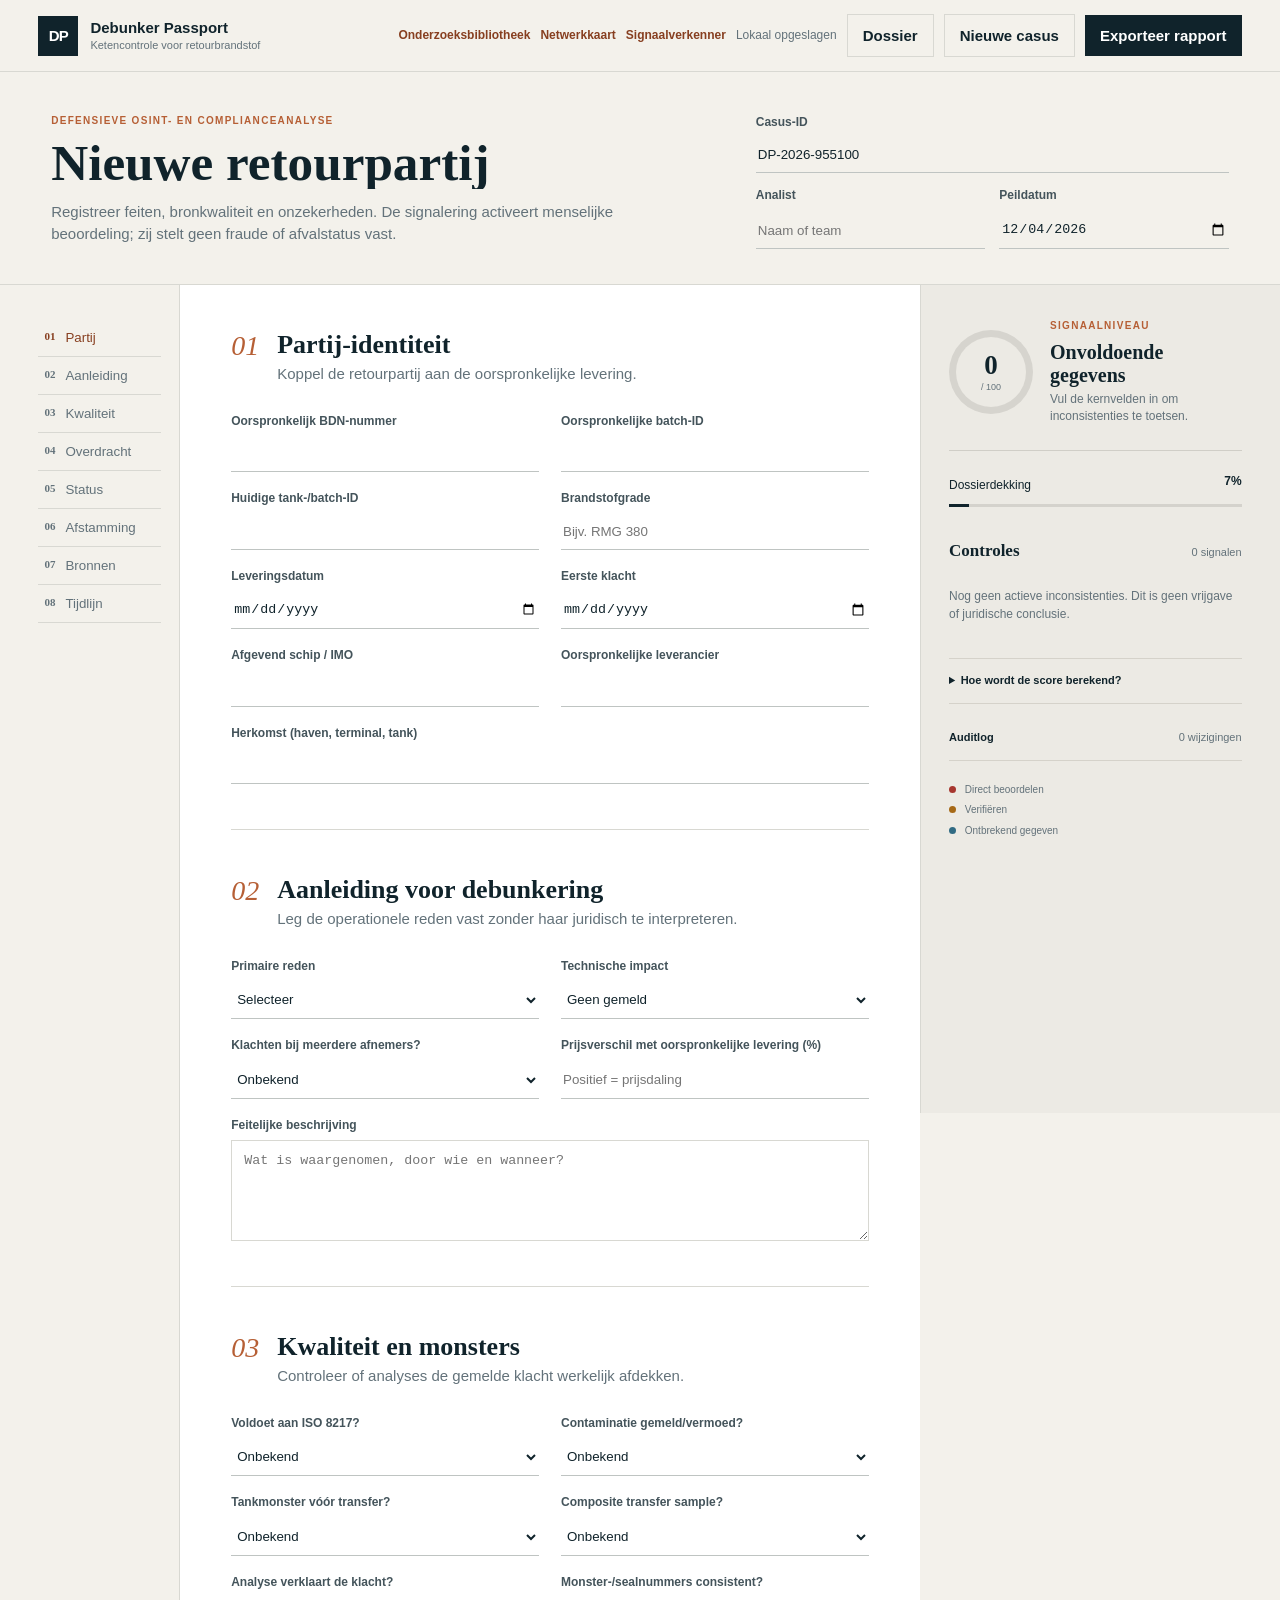
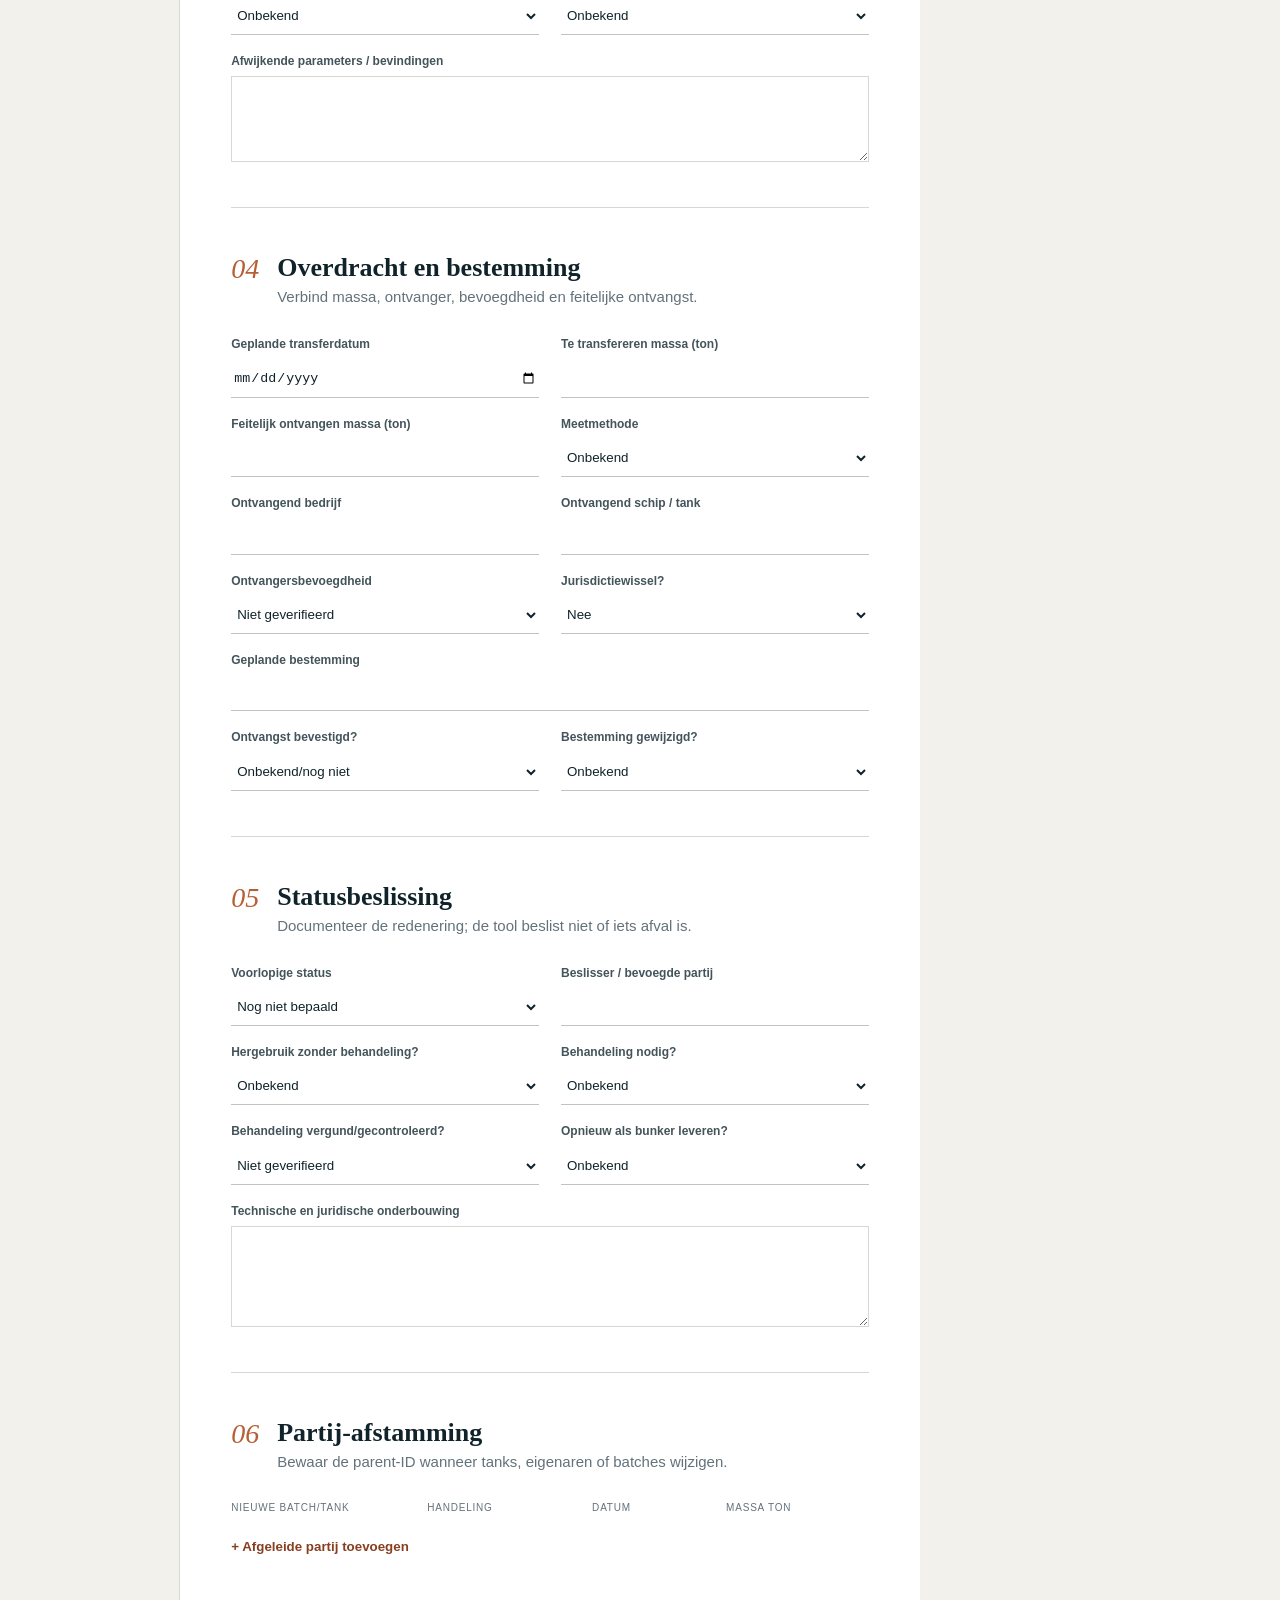
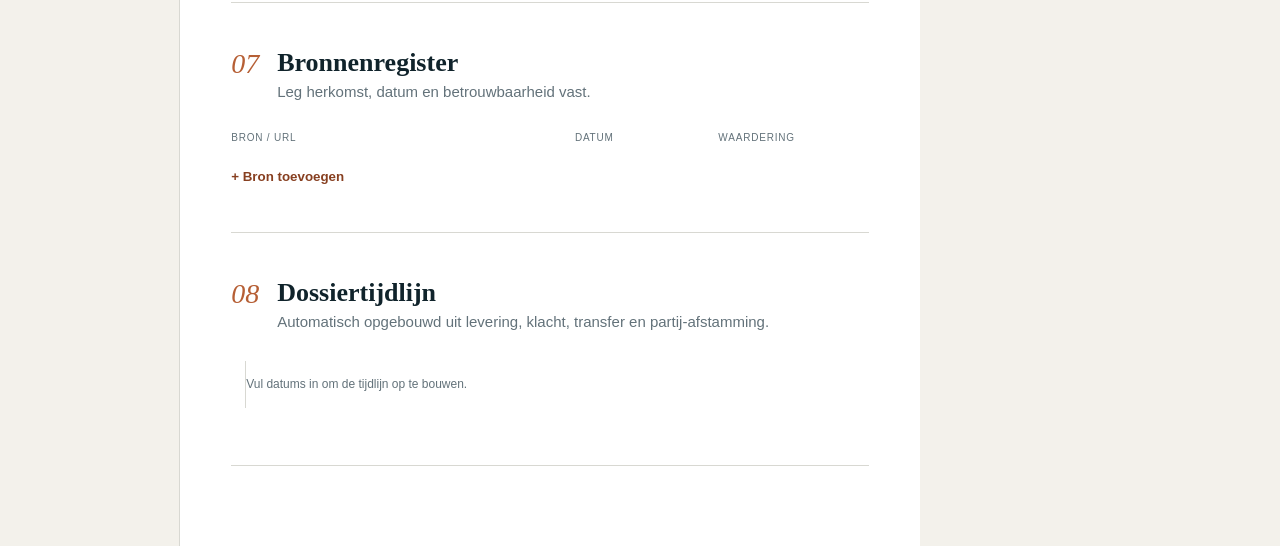
<file: debunker-passport/index.html>
<!doctype html>
<html lang="nl">
<head>
  <meta charset="utf-8">
  <meta name="viewport" content="width=device-width, initial-scale=1">
  <meta name="color-scheme" content="light">
  <meta name="theme-color" content="#163039">
  <meta name="description" content="Defensieve ketencontrole voor debunkering, retourbrandstof en mogelijke afvalstatus. Leg feiten, bronnen en onzekerheden lokaal vast.">
  <meta name="robots" content="index,follow">
  <meta property="og:type" content="website">
  <meta property="og:locale" content="nl_NL">
  <meta property="og:title" content="Debunker Passport — ketencontrole">
  <meta property="og:description" content="Een lokaal werkend dossier voor defensieve OSINT- en complianceanalyse van retourbrandstof.">
  <meta property="og:url" content="https://debunker-passport.vercel.app/">
  <meta name="twitter:card" content="summary">
  <title>Debunker Passport — ketencontrole</title>
  <link rel="canonical" href="https://debunker-passport.vercel.app/">
  <link rel="icon" href="favicon.svg" type="image/svg+xml">
  <link rel="manifest" href="manifest.webmanifest">
  <link rel="stylesheet" href="styles.css">
</head>
<body>
  <a class="skip-link" href="#passportForm">Ga naar het dossierformulier</a>
  <header class="topbar">
    <a class="brand" href="#top" aria-label="Debunker Passport start">
      <span class="brand-mark" aria-hidden="true">DP</span>
      <span><strong>Debunker Passport</strong><small>Ketencontrole voor retourbrandstof</small></span>
    </a>
    <div class="top-actions">
      <a class="library-link" data-mobile-label="Bibliotheek" href="/documenten">Onderzoeksbibliotheek</a>
      <a class="library-link" data-mobile-label="Netwerk" href="/netwerkkaart">Netwerkkaart</a>
      <a class="library-link" data-mobile-label="Signalen" href="/signaalverkenner">Signaalverkenner</a>
      <span class="save-state" id="saveState" role="status" aria-live="polite">Lokaal opgeslagen</span>
      <details class="dossier-menu"><summary class="button ghost">Dossier</summary><div><button id="loadDemo" type="button">Laad historische demo</button><button id="exportJson" type="button">Exporteer JSON</button><button id="exportIntegrity" type="button">Integriteitsmanifest</button><label for="importJson">Importeer JSON</label><input id="importJson" type="file" accept="application/json,.json" hidden></div></details>
      <button class="button ghost" id="newCase" type="button">Nieuwe casus</button>
      <button class="button" id="exportReport" type="button">Exporteer rapport</button>
    </div>
  </header>

  <main id="top">
    <section class="case-header" aria-labelledby="case-title">
      <div>
        <p class="eyebrow">Defensieve OSINT- en complianceanalyse</p>
        <input id="caseTitle" class="case-title" aria-label="Casustitel" value="Nieuwe retourpartij" maxlength="100">
        <p>Registreer feiten, bronkwaliteit en onzekerheden. De signalering activeert menselijke beoordeling; zij stelt geen fraude of afvalstatus vast.</p>
      </div>
      <div class="case-meta">
        <label>Casus-ID<input id="caseId" autocomplete="off"></label>
        <label>Analist<input id="analyst" autocomplete="off" placeholder="Naam of team"></label>
        <label>Peildatum<input id="asOfDate" type="date"></label>
      </div>
    </section>

    <div class="workspace">
      <nav class="step-nav" aria-label="Dossieronderdelen">
        <button class="nav-step active" data-target="identity"><span>01</span> Partij</button>
        <button class="nav-step" data-target="reason"><span>02</span> Aanleiding</button>
        <button class="nav-step" data-target="quality"><span>03</span> Kwaliteit</button>
        <button class="nav-step" data-target="transfer"><span>04</span> Overdracht</button>
        <button class="nav-step" data-target="status"><span>05</span> Status</button>
        <button class="nav-step" data-target="lineage"><span>06</span> Afstamming</button>
        <button class="nav-step" data-target="sources"><span>07</span> Bronnen</button>
        <button class="nav-step" data-target="timeline"><span>08</span> Tijdlijn</button>
      </nav>

      <form id="passportForm" class="form-column">
        <section class="form-section active" id="identity">
          <div class="section-heading"><span>01</span><div><h2>Partij-identiteit</h2><p>Koppel de retourpartij aan de oorspronkelijke levering.</p></div></div>
          <div class="field-grid">
            <label>Oorspronkelijk BDN-nummer<input name="bdnNumber" autocomplete="off"></label>
            <label>Oorspronkelijke batch-ID<input name="originalBatchId" autocomplete="off"></label>
            <label>Huidige tank-/batch-ID<input name="currentBatchId" autocomplete="off"></label>
            <label>Brandstofgrade<input name="fuelGrade" placeholder="Bijv. RMG 380" autocomplete="off"></label>
            <label>Leveringsdatum<input name="deliveryDate" type="date"></label>
            <label>Eerste klacht<input name="firstComplaintDate" type="date"></label>
            <label>Afgevend schip / IMO<input name="vessel" autocomplete="off"></label>
            <label>Oorspronkelijke leverancier<input name="originalSupplier" autocomplete="off"></label>
            <label class="wide">Herkomst (haven, terminal, tank)<input name="origin" autocomplete="off"></label>
          </div>
        </section>

        <section class="form-section" id="reason">
          <div class="section-heading"><span>02</span><div><h2>Aanleiding voor debunkering</h2><p>Leg de operationele reden vast zonder haar juridisch te interpreteren.</p></div></div>
          <div class="field-grid">
            <label>Primaire reden<select name="reason"><option value="">Selecteer</option><option value="excess">Overtollige bunker</option><option value="wrong-grade">Verkeerde maar bruikbare grade</option><option value="off-spec">Off-spec parameter</option><option value="operational">Technische/operationele problemen</option><option value="contamination">(Mogelijke) contaminatie</option><option value="regulatory">Niet-conform met regelgeving</option><option value="unknown">Onbekend</option></select></label>
            <label>Technische impact<select name="technicalImpact"><option value="none">Geen gemeld</option><option value="minor">Beheersbare afwijking</option><option value="repeated">Herhaalde storingen</option><option value="safety">Veiligheids- of uitvalrisico</option></select></label>
            <label>Klachten bij meerdere afnemers?<select name="multipleComplaints"><option value="unknown">Onbekend</option><option value="no">Nee</option><option value="yes">Ja</option></select></label>
            <label>Prijsverschil met oorspronkelijke levering (%)<input name="priceDrop" type="number" min="-500" max="100" step="0.1" placeholder="Positief = prijsdaling"></label>
            <label class="wide">Feitelijke beschrijving<textarea name="incidentDescription" rows="5" placeholder="Wat is waargenomen, door wie en wanneer?"></textarea></label>
          </div>
        </section>

        <section class="form-section" id="quality">
          <div class="section-heading"><span>03</span><div><h2>Kwaliteit en monsters</h2><p>Controleer of analyses de gemelde klacht werkelijk afdekken.</p></div></div>
          <div class="field-grid">
            <label>Voldoet aan ISO 8217?<select name="isoStatus"><option value="unknown">Onbekend</option><option value="yes">Ja</option><option value="no">Nee</option><option value="partial">Niet volledig onderzocht</option></select></label>
            <label>Contaminatie gemeld/vermoed?<select name="contamination"><option value="unknown">Onbekend</option><option value="no">Nee</option><option value="suspected">Vermoed</option><option value="confirmed">Bevestigd</option></select></label>
            <label>Tankmonster vóór transfer?<select name="tankSample"><option value="unknown">Onbekend</option><option value="yes">Ja, verzegeld</option><option value="no">Nee</option></select></label>
            <label>Composite transfer sample?<select name="compositeSample"><option value="unknown">Onbekend</option><option value="yes">Ja, verzegeld</option><option value="no">Nee</option></select></label>
            <label>Analyse verklaart de klacht?<select name="analysisCoversComplaint"><option value="unknown">Onbekend</option><option value="yes">Ja</option><option value="partial">Gedeeltelijk</option><option value="no">Nee</option></select></label>
            <label>Monster-/sealnummers consistent?<select name="sealConsistency"><option value="unknown">Onbekend</option><option value="yes">Ja</option><option value="no">Nee</option></select></label>
            <label class="wide">Afwijkende parameters / bevindingen<textarea name="qualityFindings" rows="4"></textarea></label>
          </div>
        </section>

        <section class="form-section" id="transfer">
          <div class="section-heading"><span>04</span><div><h2>Overdracht en bestemming</h2><p>Verbind massa, ontvanger, bevoegdheid en feitelijke ontvangst.</p></div></div>
          <div class="field-grid">
            <label>Geplande transferdatum<input name="transferDate" type="date"></label>
            <label>Te transfereren massa (ton)<input name="plannedMass" type="number" min="0" step="0.001"></label>
            <label>Feitelijk ontvangen massa (ton)<input name="receivedMass" type="number" min="0" step="0.001"></label>
            <label>Meetmethode<select name="measurementMethod"><option value="unknown">Onbekend</option><option value="mfm">Mass Flow Meter</option><option value="tank">Tankmeting</option><option value="documents">Alleen documentwaarde</option></select></label>
            <label>Ontvangend bedrijf<input name="receiver" autocomplete="off"></label>
            <label>Ontvangend schip / tank<input name="receivingAsset" autocomplete="off"></label>
            <label>Ontvangersbevoegdheid<select name="receiverAuthority"><option value="unknown">Niet geverifieerd</option><option value="product">Bunker-/productrol geverifieerd</option><option value="waste">Afvalinzameling/-verwerking geverifieerd</option><option value="both">Beide geverifieerd</option><option value="none">Geen passende bevoegdheid gevonden</option></select></label>
            <label>Jurisdictiewissel?<select name="crossBorder"><option value="no">Nee</option><option value="yes">Ja</option><option value="unknown">Onbekend</option></select></label>
            <label class="wide">Geplande bestemming<input name="destination" autocomplete="off"></label>
            <label>Ontvangst bevestigd?<select name="receiptConfirmed"><option value="unknown">Onbekend/nog niet</option><option value="yes">Ja</option><option value="no">Nee, afwijking</option></select></label>
            <label>Bestemming gewijzigd?<select name="destinationChanged"><option value="unknown">Onbekend</option><option value="no">Nee</option><option value="yes-reported">Ja, gemeld</option><option value="yes-unreported">Ja, niet aantoonbaar gemeld</option></select></label>
          </div>
        </section>

        <section class="form-section" id="status">
          <div class="section-heading"><span>05</span><div><h2>Statusbeslissing</h2><p>Documenteer de redenering; de tool beslist niet of iets afval is.</p></div></div>
          <div class="field-grid">
            <label>Voorlopige status<select name="declaredStatus"><option value="unknown">Nog niet bepaald</option><option value="product">Product/brandstof</option><option value="waste">Afvalstof</option><option value="hold">In quarantaine / beoordeling</option></select></label>
            <label>Beslisser / bevoegde partij<input name="statusDecider" autocomplete="off"></label>
            <label>Hergebruik zonder behandeling?<select name="directReuse"><option value="unknown">Onbekend</option><option value="yes">Ja, aantoonbaar</option><option value="no">Nee</option></select></label>
            <label>Behandeling nodig?<select name="treatmentNeeded"><option value="unknown">Onbekend</option><option value="none">Geen</option><option value="simple">Eenvoudige verwerking</option><option value="substantial">Wezenlijke behandeling</option></select></label>
            <label>Behandeling vergund/gecontroleerd?<select name="treatmentAuthorised"><option value="unknown">Niet geverifieerd</option><option value="yes">Ja</option><option value="no">Nee</option><option value="not-applicable">Niet van toepassing</option></select></label>
            <label>Opnieuw als bunker leveren?<select name="resupply"><option value="unknown">Onbekend</option><option value="no">Nee</option><option value="yes-before-treatment">Ja, zonder aantoonbare behandeling</option><option value="yes-after-treatment">Ja, na behandeling en controle</option></select></label>
            <label class="wide">Technische en juridische onderbouwing<textarea name="statusRationale" rows="5"></textarea></label>
          </div>
        </section>

        <section class="form-section" id="lineage">
          <div class="section-heading"><span>06</span><div><h2>Partij-afstamming</h2><p>Bewaar de parent-ID wanneer tanks, eigenaren of batches wijzigen.</p></div></div>
          <div class="lineage-head"><span>Nieuwe batch/tank</span><span>Handeling</span><span>Datum</span><span>Massa ton</span><span></span></div>
          <div id="lineageRows"></div>
          <button class="text-action" id="addLineage" type="button">+ Afgeleide partij toevoegen</button>
        </section>

        <section class="form-section" id="sources">
          <div class="section-heading"><span>07</span><div><h2>Bronnenregister</h2><p>Leg herkomst, datum en betrouwbaarheid vast.</p></div></div>
          <div class="source-head"><span>Bron / URL</span><span>Datum</span><span>Waardering</span><span></span></div>
          <div id="sourceRows"></div>
          <button class="text-action" id="addSource" type="button">+ Bron toevoegen</button>
        </section>
        <section class="form-section" id="timeline"><div class="section-heading"><span>08</span><div><h2>Dossiertijdlijn</h2><p>Automatisch opgebouwd uit levering, klacht, transfer en partij-afstamming.</p></div></div><div id="timelineRows" class="timeline"></div></section>
      </form>

      <aside class="inspector" aria-live="polite">
        <div class="risk-header">
          <div class="risk-ring" id="riskRing"><span id="riskScore">0</span><small>/ 100</small></div>
          <div><p class="eyebrow">Signaalniveau</p><h2 id="riskLabel">Onvoldoende gegevens</h2><p id="riskNote">Vul de kernvelden in om inconsistenties te toetsen.</p></div>
        </div>
        <div class="coverage"><span>Dossierdekking</span><strong id="coverageValue">0%</strong><div><i id="coverageBar"></i></div></div>
        <div class="signal-heading"><h3>Controles</h3><span id="signalCount">0 signalen</span></div>
        <div id="signals" class="signals"><p class="empty">Nog geen controles actief.</p></div>
        <details class="score-info"><summary>Hoe wordt de score berekend?</summary><p>Iedere zichtbare regel heeft een vast gewicht. Bij meerdere signalen dempt de berekening de som. Een rood signaal activeert altijd directe menselijke beoordeling.</p><p>De score prioriteert controle en is geen kansberekening, bewijs of juridische kwalificatie.</p></details>
        <details class="audit-info"><summary>Auditlog <span id="auditCount">0 wijzigingen</span></summary><div id="auditRows"></div></details>
        <div class="legend"><span><i class="dot red"></i> Direct beoordelen</span><span><i class="dot amber"></i> Verifiëren</span><span><i class="dot blue"></i> Ontbrekend gegeven</span></div>
      </aside>
    </div>
  </main>

  <template id="lineageTemplate"><div class="lineage-row repeat-row"><input data-key="childId" aria-label="Nieuwe batch of tank"><select data-key="action" aria-label="Handeling"><option>Opslag</option><option>Transfer</option><option>Blending</option><option>Behandeling</option><option>Herlevering</option><option>Verwijdering</option></select><input data-key="date" type="date" aria-label="Datum"><input data-key="mass" type="number" step="0.001" min="0" aria-label="Massa"><button type="button" class="remove" aria-label="Verwijder rij">×</button></div></template>
  <template id="sourceTemplate"><div class="source-row repeat-row"><input data-key="reference" aria-label="Bron of URL"><input data-key="date" type="date" aria-label="Datum"><select data-key="rating" aria-label="Bronwaardering"><option>A1</option><option>A2</option><option>B1</option><option>B2</option><option>C2</option><option>C3</option><option>D3</option><option>E4</option></select><button type="button" class="remove" aria-label="Verwijder rij">×</button></div></template>
  <script src="risk-engine.js"></script><script src="app.js"></script>
</body>
</html>
</file>
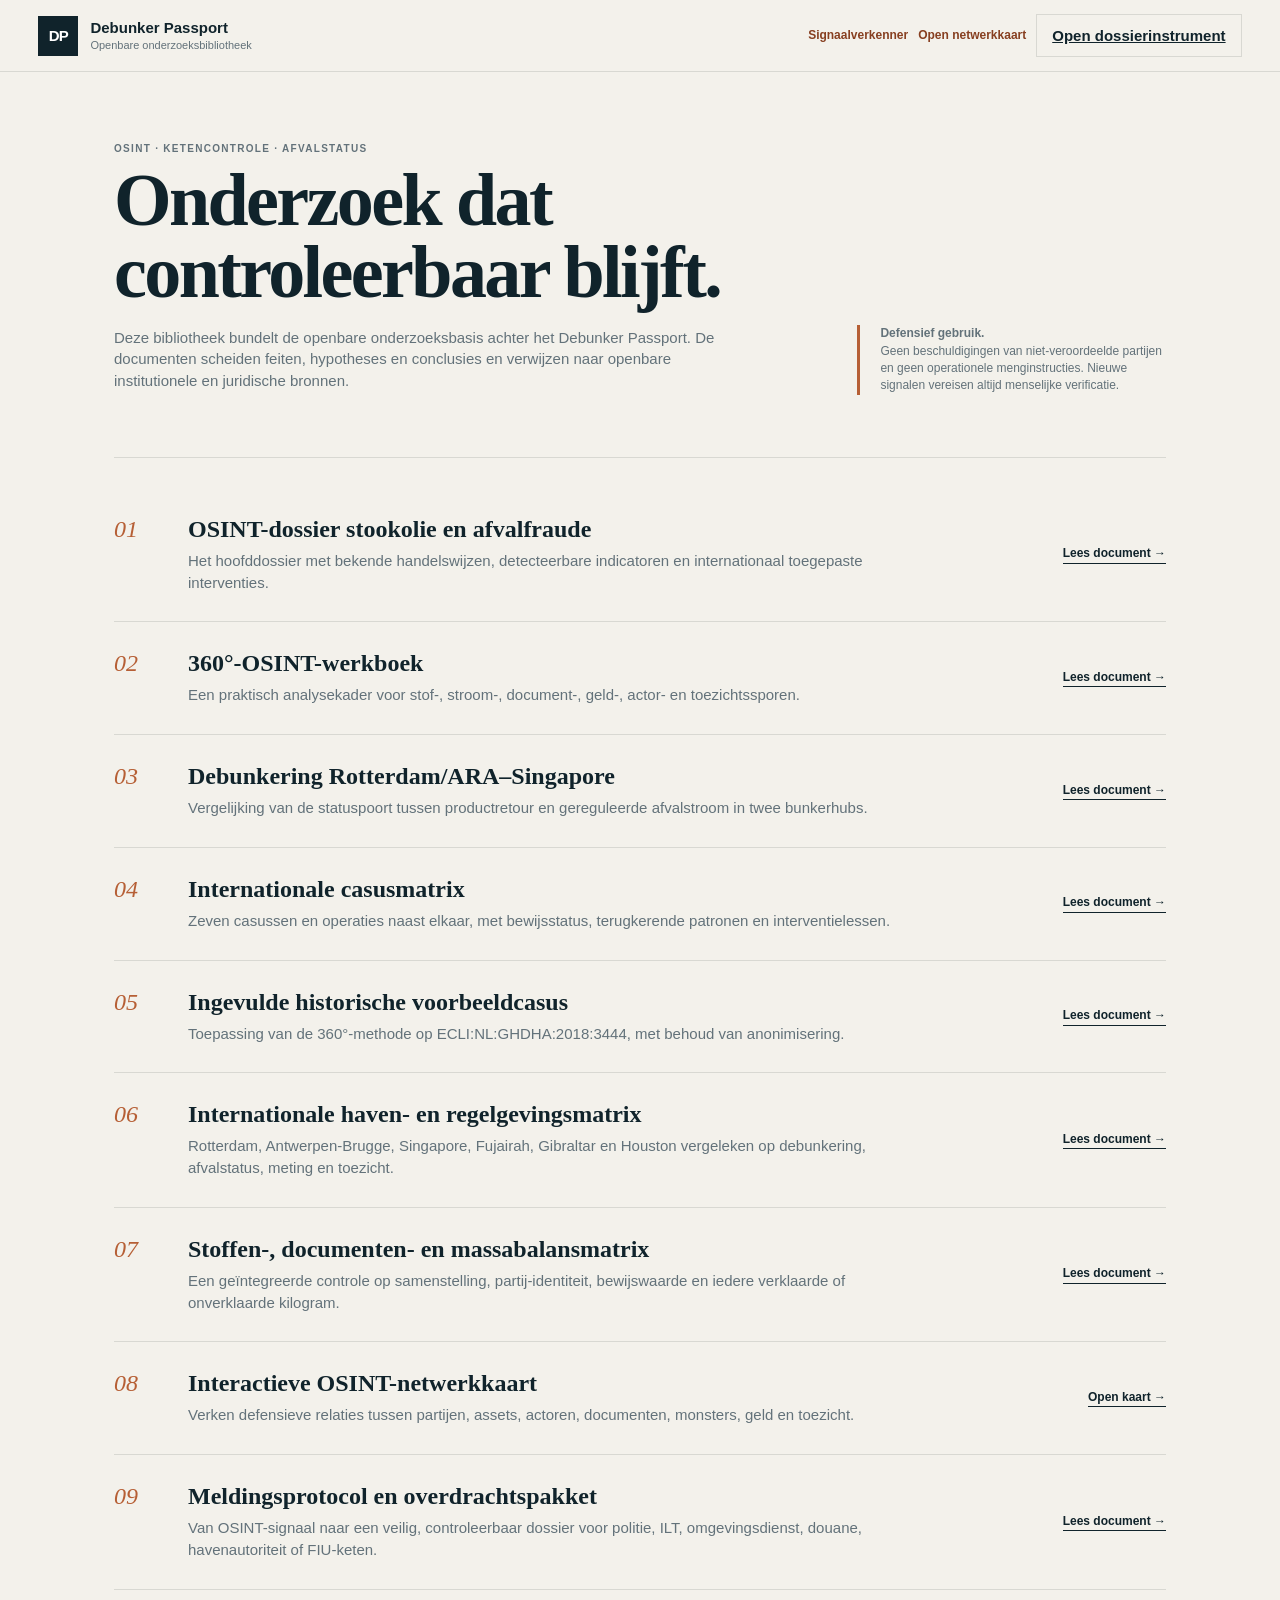
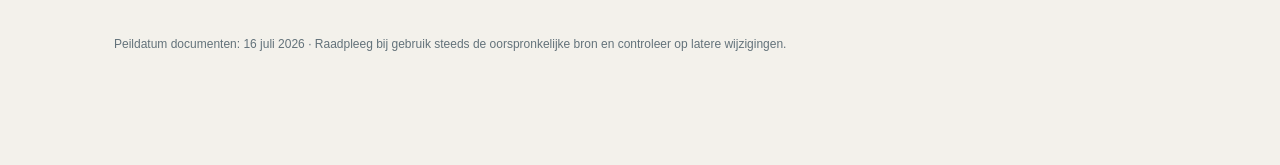
<file: debunker-passport/documenten.html>
<!doctype html>
<html lang="nl">
<head>
  <meta charset="utf-8">
  <meta name="viewport" content="width=device-width, initial-scale=1">
  <meta name="theme-color" content="#163039">
  <meta name="description" content="Openbare onderzoeksbibliotheek over stookolie, afvalbijmenging, ketenfraude en debunkering.">
  <meta property="og:type" content="website">
  <meta property="og:locale" content="nl_NL">
  <meta property="og:title" content="Onderzoeksbibliotheek — Debunker Passport">
  <meta property="og:description" content="Een openbare OSINT-bibliotheek over stookolie, afvalfraude, ketencontrole en verantwoord melden.">
  <title>Onderzoeksbibliotheek — Debunker Passport</title>
  <link rel="canonical" href="https://debunker-passport.vercel.app/documenten">
  <link rel="icon" href="favicon.svg" type="image/svg+xml">
  <link rel="stylesheet" href="styles.css">
</head>
<body>
  <header class="topbar">
    <a class="brand" href="/" aria-label="Terug naar Debunker Passport">
      <span class="brand-mark" aria-hidden="true">DP</span>
      <span><strong>Debunker Passport</strong><small>Openbare onderzoeksbibliotheek</small></span>
    </a>
    <div class="top-actions"><a class="library-link" data-mobile-label="Signalen" href="/signaalverkenner">Signaalverkenner</a><a class="library-link" data-mobile-label="Netwerk" href="/netwerkkaart">Open netwerkkaart</a><a class="button ghost" href="/">Open dossierinstrument</a></div>
  </header>
  <main class="document-page">
    <section class="document-intro">
      <div>
        <p class="eyebrow">OSINT · ketencontrole · afvalstatus</p>
        <h1>Onderzoek dat controleerbaar blijft.</h1>
        <p>Deze bibliotheek bundelt de openbare onderzoeksbasis achter het Debunker Passport. De documenten scheiden feiten, hypotheses en conclusies en verwijzen naar openbare institutionele en juridische bronnen.</p>
      </div>
      <p class="document-note"><strong>Defensief gebruik.</strong><br>Geen beschuldigingen van niet-veroordeelde partijen en geen operationele menginstructies. Nieuwe signalen vereisen altijd menselijke verificatie.</p>
    </section>
    <section class="document-list" aria-label="Beschikbare documenten">
      <article class="document-item"><span class="document-number">01</span><div><h2>OSINT-dossier stookolie en afvalfraude</h2><p>Het hoofddossier met bekende handelswijzen, detecteerbare indicatoren en internationaal toegepaste interventies.</p></div><a class="document-open" href="/documenten/osint-dossier">Lees document →</a></article>
      <article class="document-item"><span class="document-number">02</span><div><h2>360°-OSINT-werkboek</h2><p>Een praktisch analysekader voor stof-, stroom-, document-, geld-, actor- en toezichtssporen.</p></div><a class="document-open" href="/documenten/360-graden-werkboek">Lees document →</a></article>
      <article class="document-item"><span class="document-number">03</span><div><h2>Debunkering Rotterdam/ARA–Singapore</h2><p>Vergelijking van de statuspoort tussen productretour en gereguleerde afvalstroom in twee bunkerhubs.</p></div><a class="document-open" href="/documenten/debunkering-ara-singapore">Lees document →</a></article>
      <article class="document-item"><span class="document-number">04</span><div><h2>Internationale casusmatrix</h2><p>Zeven casussen en operaties naast elkaar, met bewijsstatus, terugkerende patronen en interventielessen.</p></div><a class="document-open" href="/documenten/internationale-casusmatrix">Lees document →</a></article>
      <article class="document-item"><span class="document-number">05</span><div><h2>Ingevulde historische voorbeeldcasus</h2><p>Toepassing van de 360°-methode op ECLI:NL:GHDHA:2018:3444, met behoud van anonimisering.</p></div><a class="document-open" href="/documenten/historische-voorbeeldcasus">Lees document →</a></article>
      <article class="document-item"><span class="document-number">06</span><div><h2>Internationale haven- en regelgevingsmatrix</h2><p>Rotterdam, Antwerpen-Brugge, Singapore, Fujairah, Gibraltar en Houston vergeleken op debunkering, afvalstatus, meting en toezicht.</p></div><a class="document-open" href="/documenten/haven-regelgevingsmatrix">Lees document →</a></article>
      <article class="document-item"><span class="document-number">07</span><div><h2>Stoffen-, documenten- en massabalansmatrix</h2><p>Een geïntegreerde controle op samenstelling, partij-identiteit, bewijswaarde en iedere verklaarde of onverklaarde kilogram.</p></div><a class="document-open" href="/documenten/stoffen-documenten-massabalans">Lees document →</a></article>
      <article class="document-item"><span class="document-number">08</span><div><h2>Interactieve OSINT-netwerkkaart</h2><p>Verken defensieve relaties tussen partijen, assets, actoren, documenten, monsters, geld en toezicht.</p></div><a class="document-open" href="/netwerkkaart">Open kaart →</a></article>
      <article class="document-item"><span class="document-number">09</span><div><h2>Meldingsprotocol en overdrachtspakket</h2><p>Van OSINT-signaal naar een veilig, controleerbaar dossier voor politie, ILT, omgevingsdienst, douane, havenautoriteit of FIU-keten.</p></div><a class="document-open" href="/documenten/meldingsprotocol">Lees document →</a></article>
    </section>
    <p class="document-footer">Peildatum documenten: 16 juli 2026 · Raadpleeg bij gebruik steeds de oorspronkelijke bron en controleer op latere wijzigingen.</p>
  </main>
</body>
</html>
</file>
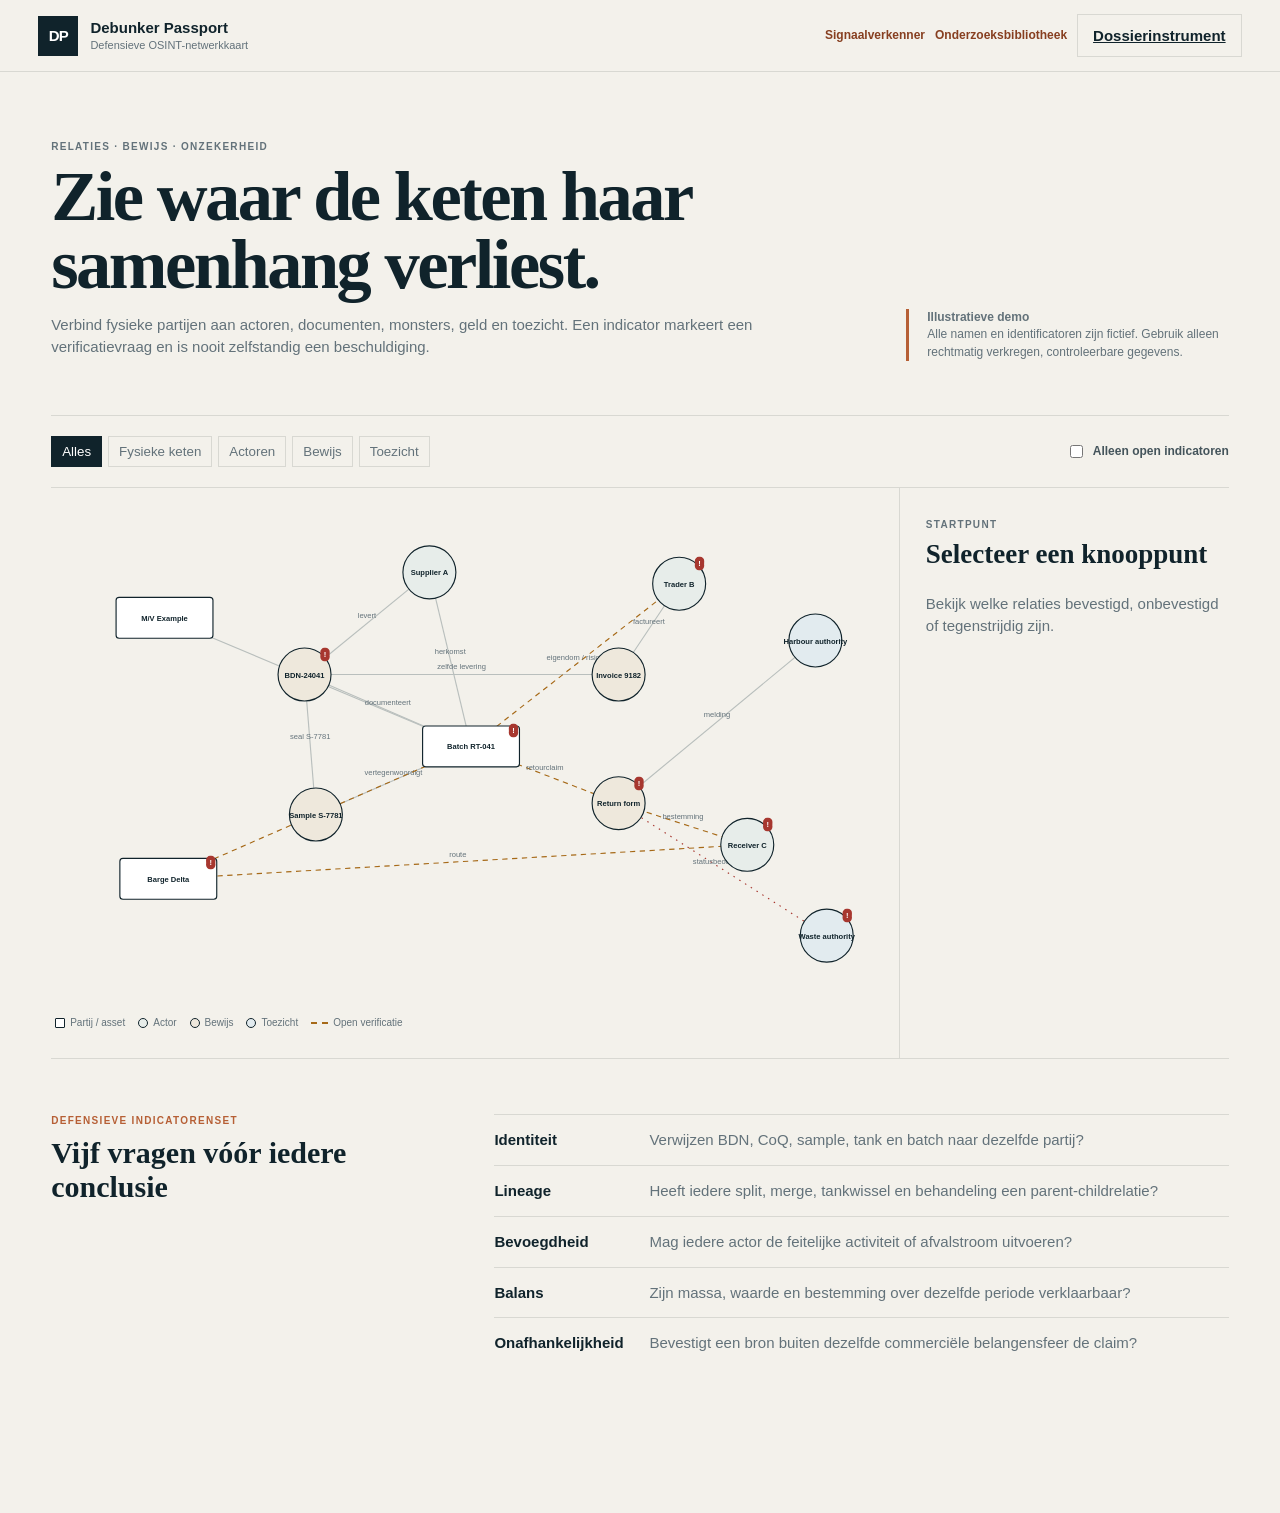
<file: debunker-passport/netwerkkaart.html>
<!doctype html>
<html lang="nl"><head><meta charset="utf-8"><meta name="viewport" content="width=device-width,initial-scale=1"><meta name="theme-color" content="#163039"><meta name="description" content="Interactieve defensieve OSINT-netwerkkaart voor partijen, documenten, monsters, geldstromen en toezicht."><title>OSINT-netwerkkaart — Debunker Passport</title><link rel="canonical" href="https://debunker-passport.vercel.app/netwerkkaart"><link rel="icon" href="favicon.svg" type="image/svg+xml"><link rel="stylesheet" href="styles.css"></head>
<body><header class="topbar"><a class="brand" href="/"><span class="brand-mark">DP</span><span><strong>Debunker Passport</strong><small>Defensieve OSINT-netwerkkaart</small></span></a><div class="top-actions"><a class="library-link" data-mobile-label="Signalen" href="/signaalverkenner">Signaalverkenner</a><a class="library-link" data-mobile-label="Bibliotheek" href="/documenten">Onderzoeksbibliotheek</a><a class="button ghost" href="/">Dossierinstrument</a></div></header>
<main class="network-page">
 <section class="network-intro"><div><p class="eyebrow">Relaties · bewijs · onzekerheid</p><h1>Zie waar de keten haar samenhang verliest.</h1><p>Verbind fysieke partijen aan actoren, documenten, monsters, geld en toezicht. Een indicator markeert een verificatievraag en is nooit zelfstandig een beschuldiging.</p></div><p class="network-scope"><strong>Illustratieve demo</strong><br>Alle namen en identificatoren zijn fictief. Gebruik alleen rechtmatig verkregen, controleerbare gegevens.</p></section>
 <section class="network-toolbar" aria-label="Kaartfilters"><div role="group" aria-label="Entiteitstype"><button class="network-filter active" data-filter="all" aria-pressed="true">Alles</button><button class="network-filter" data-filter="physical" aria-pressed="false">Fysieke keten</button><button class="network-filter" data-filter="actor" aria-pressed="false">Actoren</button><button class="network-filter" data-filter="evidence" aria-pressed="false">Bewijs</button><button class="network-filter" data-filter="oversight" aria-pressed="false">Toezicht</button></div><label><input id="indicatorOnly" type="checkbox"> Alleen open indicatoren</label></section>
 <section class="network-workspace"><div class="network-canvas"><svg id="networkGraph" viewBox="0 0 1120 650" role="img" aria-labelledby="networkTitle networkDesc"><title id="networkTitle">Illustratieve OSINT-netwerkkaart</title><desc id="networkDesc">Selecteer een knooppunt voor bronstatus, relaties en defensieve indicatoren.</desc><g id="edgeLayer"></g><g id="nodeLayer"></g></svg><div class="network-legend"><span><i class="legend-shape physical"></i>Partij / asset</span><span><i class="legend-shape actor"></i>Actor</span><span><i class="legend-shape evidence"></i>Bewijs</span><span><i class="legend-shape oversight"></i>Toezicht</span><span><i class="legend-line"></i>Open verificatie</span></div></div><aside class="network-inspector" aria-live="polite"><p class="eyebrow" id="detailType">Startpunt</p><h2 id="detailTitle">Selecteer een knooppunt</h2><p id="detailDescription">Bekijk welke relaties bevestigd, onbevestigd of tegenstrijdig zijn.</p><dl id="detailFacts" class="network-facts"></dl><div id="detailIndicators" class="network-indicators"></div><div id="detailRelations" class="network-relations"></div></aside></section>
 <section class="indicator-catalogue"><div><p class="eyebrow">Defensieve indicatorenset</p><h2>Vijf vragen vóór iedere conclusie</h2></div><ol><li><strong>Identiteit</strong><span>Verwijzen BDN, CoQ, sample, tank en batch naar dezelfde partij?</span></li><li><strong>Lineage</strong><span>Heeft iedere split, merge, tankwissel en behandeling een parent-childrelatie?</span></li><li><strong>Bevoegdheid</strong><span>Mag iedere actor de feitelijke activiteit of afvalstroom uitvoeren?</span></li><li><strong>Balans</strong><span>Zijn massa, waarde en bestemming over dezelfde periode verklaarbaar?</span></li><li><strong>Onafhankelijkheid</strong><span>Bevestigt een bron buiten dezelfde commerciële belangensfeer de claim?</span></li></ol></section>
</main><script src="netwerkkaart.js"></script></body></html>
</file>
<file: debunker-passport/styles.css>
:root{--ink:#10232b;--muted:#63727a;--paper:#f3f1eb;--white:#fff;--line:#d8d8d2;--accent:#b65f35;--accent-dark:#873f20;--red:#a7372f;--amber:#a66917;--blue:#316b83;--green:#356b55;--shadow:0 18px 55px rgba(16,35,43,.09)}
.network-page{max-width:1500px;margin:auto;padding:48px 4vw 90px}.network-intro{display:grid;grid-template-columns:1.4fr .6fr;gap:8vw;padding:20px 0 42px;border-bottom:1px solid var(--line)}.network-intro h1{max-width:850px;margin:5px 0 15px;font:700 clamp(38px,5.5vw,72px)/.98 Georgia,serif;letter-spacing:-.035em}.network-intro p{max-width:740px;color:var(--muted)}.network-scope{align-self:end;padding-left:18px;border-left:3px solid var(--accent);font-size:12px}.network-toolbar{display:flex;justify-content:space-between;align-items:center;gap:18px;padding:20px 0}.network-toolbar>div{display:flex;flex-wrap:wrap;gap:6px}.network-filter{border:1px solid var(--line);background:transparent;padding:7px 10px;color:var(--muted);font:700 11px inherit;cursor:pointer}.network-filter.active{background:var(--ink);color:#fff;border-color:var(--ink)}.network-toolbar label{display:flex;align-items:center;gap:7px;white-space:nowrap}.network-toolbar input{width:auto}.network-workspace{display:grid;grid-template-columns:minmax(0,1fr) 330px;border-top:1px solid var(--line);border-bottom:1px solid var(--line)}.network-canvas{min-width:0;padding:16px 0}.network-canvas svg{display:block;width:100%;height:auto;min-height:500px}.network-edge line{stroke:#b9bfbd;stroke-width:1.5}.network-edge.open line{stroke:var(--amber);stroke-dasharray:7 6}.network-edge.missing line{stroke:var(--red);stroke-dasharray:2 7}.network-edge text{fill:var(--muted);font:10px Segoe UI,sans-serif;text-anchor:middle}.network-node{cursor:pointer;outline:none}.network-node circle,.network-node rect{stroke:var(--ink);stroke-width:1.5;fill:var(--white)}.network-node.actor circle{fill:#e7edea}.network-node.evidence circle{fill:#eee8dc}.network-node.oversight circle{fill:#e2ebef}.network-node.selected circle,.network-node.selected rect{stroke:var(--accent);stroke-width:4}.network-node text{fill:var(--ink);font:700 10px Segoe UI,sans-serif;text-anchor:middle;pointer-events:none}.network-node .alert-mark{fill:#fff;font-size:10px;paint-order:stroke;stroke:var(--red);stroke-width:11px;stroke-linejoin:round}.network-legend{display:flex;flex-wrap:wrap;gap:13px;padding:12px 4px;color:var(--muted);font-size:10px}.network-legend span{display:flex;align-items:center;gap:5px}.legend-shape{width:10px;height:10px;border:1px solid var(--ink);border-radius:50%;background:#fff}.legend-shape.physical{border-radius:1px}.legend-shape.actor{background:#e7edea}.legend-shape.evidence{background:#eee8dc}.legend-shape.oversight{background:#e2ebef}.legend-line{width:17px;border-top:2px dashed var(--amber)}.network-inspector{padding:30px 0 30px 26px;border-left:1px solid var(--line)}.network-inspector h2{font:700 27px Georgia,serif}.network-inspector>p{color:var(--muted)}.network-facts>div{display:grid;grid-template-columns:90px 1fr;padding:8px 0;border-top:1px solid var(--line);font-size:11px}.network-facts dt{color:var(--muted)}.network-facts dd{margin:0;font-weight:700}.network-indicators{margin-top:22px}.network-indicators h3,.network-relations h3{font:700 15px Georgia,serif}.network-indicators p{padding:10px;border-left:3px solid var(--red);background:#f5e9e5;font-size:11px}.network-clear{padding:10px;border-left:3px solid var(--green);font-size:11px}.network-relations{margin-top:24px}.network-relations ul{list-style:none;padding:0}.network-relations button{width:100%;display:flex;justify-content:space-between;gap:10px;padding:9px 0;border:0;border-top:1px solid var(--line);background:transparent;text-align:left;font:700 10px inherit;cursor:pointer}.network-relations button span{color:var(--muted);font-weight:500}.indicator-catalogue{display:grid;grid-template-columns:.65fr 1.35fr;gap:7vw;padding:55px 0}.indicator-catalogue h2{font:700 30px Georgia,serif}.indicator-catalogue ol{list-style:none;margin:0;padding:0}.indicator-catalogue li{display:grid;grid-template-columns:135px 1fr;gap:20px;padding:14px 0;border-top:1px solid var(--line)}.indicator-catalogue span{color:var(--muted)}@media(max-width:900px){.network-workspace{grid-template-columns:1fr}.network-inspector{border-left:0;border-top:1px solid var(--line);padding:28px 0}.network-canvas svg{min-height:0}.indicator-catalogue{grid-template-columns:1fr}}@media(max-width:620px){.network-page{padding:28px 18px 65px}.network-intro{grid-template-columns:1fr;gap:20px}.network-toolbar{align-items:flex-start;flex-direction:column}.network-workspace{margin:0 -8px}.network-canvas{overflow-x:auto}.network-canvas svg{min-width:720px}.network-legend{padding-left:8px}.indicator-catalogue li{grid-template-columns:1fr;gap:3px}}
.skip-link{position:fixed;left:16px;top:10px;z-index:100;padding:10px 14px;background:var(--ink);color:#fff;text-decoration:none;transform:translateY(-150%);transition:transform .18s ease}.skip-link:focus{transform:none}
.library-link{color:var(--accent-dark);font-size:12px;font-weight:800;text-decoration:none}.library-link:hover{text-decoration:underline}.document-page{max-width:1180px;margin:auto;padding:70px 5vw 100px}.document-intro{display:grid;grid-template-columns:1.35fr .65fr;gap:8vw;padding-bottom:50px;border-bottom:1px solid var(--line)}.document-intro h1{max-width:780px;margin:5px 0 18px;font:700 clamp(38px,6vw,74px)/.98 Georgia,serif;letter-spacing:-.035em}.document-intro p{max-width:700px;color:var(--muted)}.document-note{align-self:end;padding-left:20px;border-left:3px solid var(--accent);font-size:12px}.document-list{margin-top:30px}.document-item{display:grid;grid-template-columns:52px minmax(0,1fr) auto;gap:22px;align-items:start;padding:28px 0;border-bottom:1px solid var(--line)}.document-number{font:italic 24px Georgia,serif;color:var(--accent)}.document-item h2{margin:0 0 7px;font:700 24px Georgia,serif}.document-item p{max-width:720px;margin:0;color:var(--muted)}.document-open{align-self:center;color:var(--ink);font-size:12px;font-weight:800;text-decoration:none;border-bottom:1px solid var(--ink)}.document-footer{margin-top:46px;color:var(--muted);font-size:12px}@media(max-width:720px){.library-link{font-size:0}.library-link:after{content:attr(data-mobile-label);font-size:11px}.document-page{padding:42px 20px 70px}.document-intro{grid-template-columns:1fr;gap:25px}.document-item{grid-template-columns:38px 1fr}.document-open{grid-column:2;justify-self:start}.document-item h2{font-size:21px}}
.dossier-menu{position:relative}.dossier-menu summary{list-style:none}.dossier-menu summary::-webkit-details-marker{display:none}.dossier-menu>div{position:absolute;right:0;top:44px;min-width:190px;padding:7px;background:var(--white);border:1px solid var(--line);box-shadow:var(--shadow);z-index:30}.dossier-menu button,.dossier-menu label{display:block;width:100%;padding:10px;border:0;background:transparent;color:var(--ink);font:700 12px inherit;text-align:left;cursor:pointer}.dossier-menu button:hover,.dossier-menu label:hover{background:var(--paper)}.score-info{margin-top:20px;padding:14px 0;border-top:1px solid #d5d2ca;border-bottom:1px solid #d5d2ca}.score-info summary{font-size:11px;font-weight:800;cursor:pointer}.score-info p{margin:10px 0 0;color:var(--muted);font-size:10px}
@media(max-width:720px){.dossier-menu .button.ghost{display:block}}
.timeline{border-left:1px solid var(--line);margin-left:14px}.timeline-event{display:grid;grid-template-columns:110px 1fr;gap:18px;position:relative;padding:0 0 24px 22px}.timeline-event:before{content:"";position:absolute;left:-4px;top:5px;width:7px;height:7px;border-radius:50%;background:var(--accent)}.timeline-event time{font:700 11px Georgia,serif;color:var(--accent-dark)}.timeline-event strong{font-size:13px}.timeline-event p{margin:3px 0 0;color:var(--muted);font-size:12px}.audit-info{margin-top:12px;padding:14px 0;border-bottom:1px solid #d5d2ca}.audit-info summary{display:flex;justify-content:space-between;font-size:11px;font-weight:800;cursor:pointer}.audit-info summary span{color:var(--muted);font-weight:500}.audit-info p{display:grid;gap:2px;margin:9px 0;color:var(--muted);font-size:10px}.audit-info time{color:var(--ink)}
*{box-sizing:border-box}html{scroll-behavior:smooth}body{margin:0;background:var(--paper);color:var(--ink);font:15px/1.45 Inter,Segoe UI,Arial,sans-serif}.topbar{height:72px;position:sticky;top:0;z-index:20;display:flex;align-items:center;justify-content:space-between;padding:0 3vw;background:rgba(243,241,235,.94);border-bottom:1px solid var(--line);backdrop-filter:blur(14px)}.brand{display:flex;align-items:center;gap:12px;color:inherit;text-decoration:none}.brand-mark{display:grid;place-items:center;width:40px;height:40px;background:var(--ink);color:white;font-weight:800;letter-spacing:-.06em}.brand strong,.brand small{display:block}.brand strong{font-size:15px}.brand small{color:var(--muted);font-size:11px}.top-actions{display:flex;align-items:center;gap:10px}.save-state{color:var(--muted);font-size:12px}.button{border:0;background:var(--ink);color:white;padding:10px 15px;font:inherit;font-weight:700;cursor:pointer;transition:.18s ease}.button:hover{transform:translateY(-1px);background:#183741}.button.ghost{background:transparent;color:var(--ink);border:1px solid var(--line)}main{max-width:1600px;margin:auto}.case-header{display:grid;grid-template-columns:1.3fr 1fr;gap:7vw;padding:42px 4vw 35px;border-bottom:1px solid var(--line)}.eyebrow{margin:0 0 7px;text-transform:uppercase;letter-spacing:.13em;font-size:10px;font-weight:800;color:var(--accent)}.case-title{width:100%;padding:0;border:0;background:transparent;color:var(--ink);font:700 clamp(32px,4vw,54px)/1.05 Georgia,serif;outline:0}.case-header p:not(.eyebrow){max-width:680px;color:var(--muted);margin:12px 0 0}.case-meta{display:grid;grid-template-columns:1fr 1fr;align-content:end;gap:14px}.case-meta label:first-child{grid-column:1/-1}.workspace{display:grid;grid-template-columns:180px minmax(500px,1fr) 360px;min-height:calc(100vh - 220px)}.step-nav{padding:34px 18px 0 3vw;border-right:1px solid var(--line)}.nav-step{display:flex;width:100%;gap:10px;padding:11px 6px;border:0;border-bottom:1px solid var(--line);background:transparent;color:var(--muted);text-align:left;cursor:pointer}.nav-step span{font:700 11px Georgia,serif}.nav-step.active,.nav-step:hover{color:var(--accent-dark)}.form-column{padding:0 4vw 80px;background:var(--white)}.form-section{padding:45px 0;border-bottom:1px solid var(--line);animation:reveal .35s ease both}.section-heading{display:flex;gap:18px;margin-bottom:28px}.section-heading>span{font:italic 28px Georgia,serif;color:var(--accent)}h2,h3,p{margin-top:0}.section-heading h2{font:700 26px Georgia,serif;margin-bottom:3px}.section-heading p{color:var(--muted);margin:0}.field-grid{display:grid;grid-template-columns:1fr 1fr;gap:18px 22px}label{display:grid;gap:6px;color:#44545b;font-size:12px;font-weight:700}label.wide{grid-column:1/-1}input,select,textarea{width:100%;border:0;border-bottom:1px solid #bfc4c2;background:transparent;padding:10px 2px;color:var(--ink);font:500 14px/1.4 inherit;outline:0;border-radius:0}textarea{border:1px solid var(--line);padding:12px;resize:vertical}input:focus,select:focus,textarea:focus{border-color:var(--accent);box-shadow:0 1px 0 var(--accent)}.inspector{position:sticky;top:72px;align-self:start;height:calc(100vh - 72px);overflow:auto;padding:34px 3vw 40px 28px;border-left:1px solid var(--line);background:#eceae4}.risk-header{display:flex;gap:17px;align-items:center;padding-bottom:25px;border-bottom:1px solid #d0cec7}.risk-ring{flex:0 0 84px;height:84px;border-radius:50%;display:grid;place-content:center;text-align:center;background:conic-gradient(var(--blue) 0deg,#d6d4ce 0deg);position:relative}.risk-ring:after{content:"";position:absolute;inset:7px;background:#eceae4;border-radius:50%}.risk-ring span,.risk-ring small{position:relative;z-index:1}.risk-ring span{font:700 27px Georgia,serif}.risk-ring small{font-size:9px;color:var(--muted)}.risk-header h2{font:700 20px Georgia,serif;margin:0 0 4px}.risk-header p:last-child{color:var(--muted);font-size:12px;margin:0}.coverage{padding:22px 0}.coverage>span,.coverage>strong{font-size:12px}.coverage>strong{float:right}.coverage>div{height:3px;background:#d4d2cc;margin-top:9px}.coverage i{display:block;width:0;height:100%;background:var(--ink);transition:width .35s ease}.signal-heading{display:flex;align-items:end;justify-content:space-between;margin:12px 0}.signal-heading h3{font:700 17px Georgia,serif;margin:0}.signal-heading span{font-size:11px;color:var(--muted)}.signal{display:grid;grid-template-columns:4px 1fr;gap:11px;padding:13px 0;border-top:1px solid #d5d2ca;cursor:pointer;animation:reveal .22s ease}.signal:before{content:"";background:var(--blue)}.signal.red:before{background:var(--red)}.signal.amber:before{background:var(--amber)}.signal strong{display:block;font-size:12px}.signal p{font-size:11px;color:var(--muted);margin:3px 0 0}.empty{color:var(--muted);font-size:12px;padding:15px 0}.legend{display:grid;gap:6px;margin-top:22px;color:var(--muted);font-size:10px}.dot{display:inline-block;width:7px;height:7px;border-radius:50%;margin-right:6px}.dot.red{background:var(--red)}.dot.amber{background:var(--amber)}.dot.blue{background:var(--blue)}.lineage-head,.lineage-row{display:grid;grid-template-columns:1.2fr 1fr .8fr .65fr 32px;gap:10px;align-items:center}.source-head,.source-row{display:grid;grid-template-columns:2fr .8fr .65fr 32px;gap:10px;align-items:center}.lineage-head,.source-head{font-size:10px;color:var(--muted);text-transform:uppercase;letter-spacing:.08em;padding-bottom:8px}.repeat-row{animation:reveal .2s ease}.remove{border:0;background:transparent;font-size:22px;color:var(--muted);cursor:pointer}.text-action{margin-top:16px;padding:0;border:0;background:transparent;color:var(--accent-dark);font-weight:800;cursor:pointer}@keyframes reveal{from{opacity:0;transform:translateY(7px)}to{opacity:1;transform:none}}@media(max-width:1100px){.workspace{grid-template-columns:130px 1fr}.inspector{grid-column:1/-1;position:static;height:auto;border-left:0;border-top:1px solid var(--line)}.step-nav{padding-left:18px}}@media(max-width:720px){.topbar{padding:0 16px}.brand small,.save-state,.button.ghost{display:none}.case-header{grid-template-columns:1fr;padding:30px 20px}.case-meta{grid-template-columns:1fr}.case-meta label:first-child{grid-column:auto}.workspace{display:block}.step-nav{position:sticky;top:72px;z-index:10;display:flex;overflow:auto;padding:0 12px;background:var(--paper);border:0;border-bottom:1px solid var(--line)}.nav-step{min-width:max-content}.form-column{padding:0 20px 50px}.field-grid{grid-template-columns:1fr}label.wide{grid-column:auto}.lineage-head,.source-head{display:none}.lineage-row,.source-row{grid-template-columns:1fr 1fr}.lineage-row .remove,.source-row .remove{grid-column:2;justify-self:end}.inspector{padding:28px 20px}.top-actions{gap:5px}.button{padding:9px 10px}}
</file>
